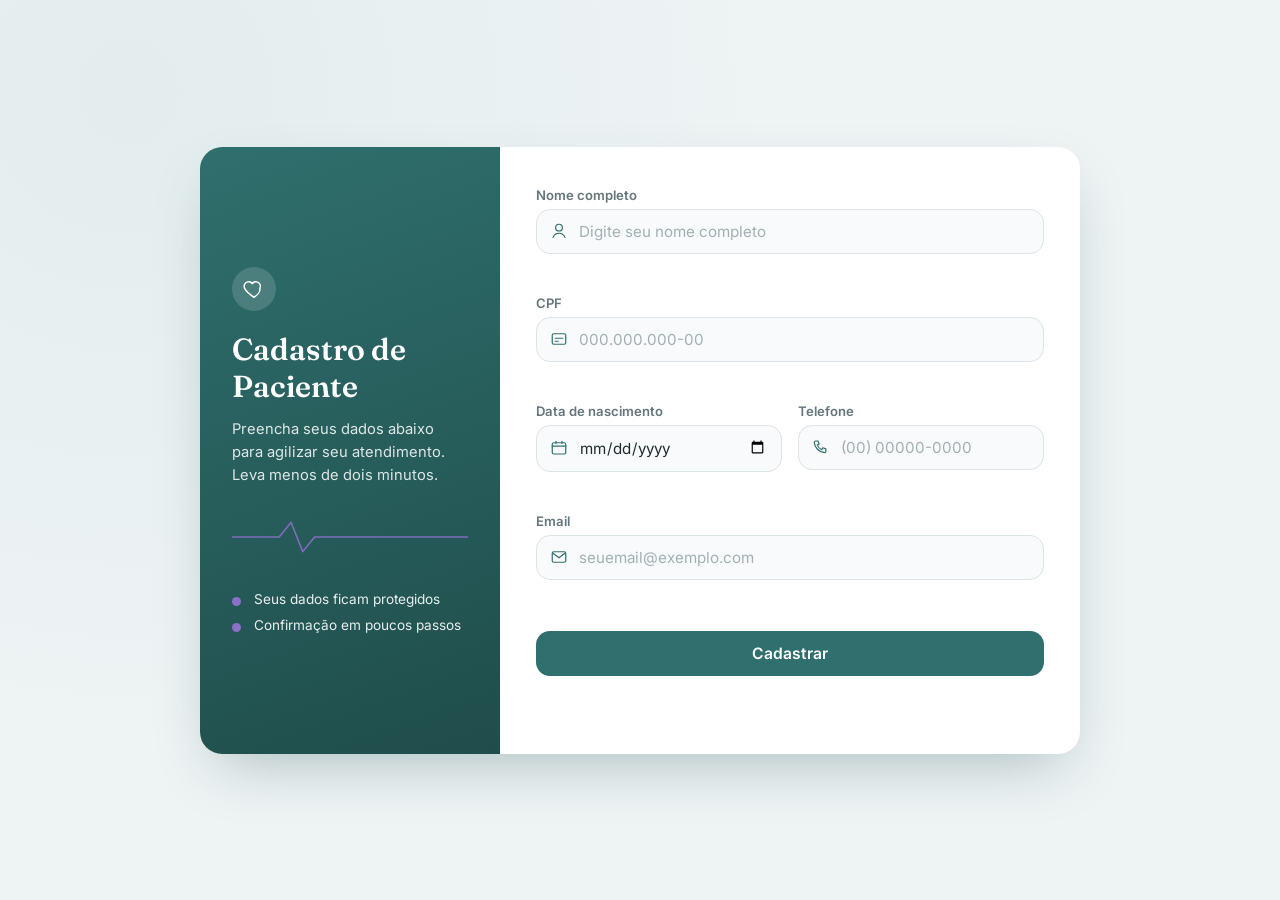
<file: index.html>
<!DOCTYPE html>
<html lang="pt-br">
  <head>
    <meta charset="UTF-8" />
    <meta name="viewport" content="width=device-width, initial-scale=1.0" />
    <title>Cadastro de Paciente</title>
    <link rel="preconnect" href="https://fonts.googleapis.com" />
    <link rel="preconnect" href="https://fonts.gstatic.com" crossorigin />
    <link
      href="https://fonts.googleapis.com/css2?family=Fraunces:opsz,wght@9..144,500;9..144,600&family=Inter:wght@400;500;600;700&display=swap"
      rel="stylesheet"
    />
    <link rel="stylesheet" href="cadastro.css" />
  </head>
  <body>
    <div class="pagina">
      <div class="cartao">
        <!-- Painel lateral com identidade visual da clínica -->
        <aside class="painel" aria-hidden="true">
          <div class="painel-conteudo">
            <span class="selo">
              <svg width="22" height="22" viewBox="0 0 24 24" fill="none" xmlns="http://www.w3.org/2000/svg">
                <path
                  d="M12 21s-7.5-4.6-10.1-9.3C.4 8.6 1.7 5 5.1 4.2c2-.5 4 .3 5 2 .9-1.7 3-2.5 5-2 3.4.8 4.7 4.4 3.2 7.5C19.5 16.4 12 21 12 21z"
                  stroke="currentColor" stroke-width="1.6" stroke-linejoin="round"
                />
              </svg>
            </span>
            <h1>Cadastro de<br />Paciente</h1>
            <p class="painel-texto">
              Preencha seus dados abaixo para agilizar seu atendimento.
              Leva menos de dois minutos.
            </p>

            <svg class="linha-vital" viewBox="0 0 300 60" preserveAspectRatio="none" aria-hidden="true">
              <polyline
                points="0,30 60,30 75,10 90,50 105,30 300,30"
                fill="none"
                stroke="currentColor"
                stroke-width="2"
                stroke-linecap="round"
                stroke-linejoin="round"
              />
            </svg>

            <ul class="painel-lista">
              <li>Seus dados ficam protegidos</li>
              <li>Confirmação em poucos passos</li>
            </ul>
          </div>
        </aside>

        <!-- Formulário -->
        <main class="formulario-area">
          <form id="formCadastro" novalidate>
            <div class="campo">
              <label for="nome">Nome completo</label>
              <div class="campo-input">
                <svg class="icone" width="18" height="18" viewBox="0 0 24 24" fill="none">
                  <path d="M12 12a4.5 4.5 0 1 0 0-9 4.5 4.5 0 0 0 0 9Z" stroke="currentColor" stroke-width="1.6" />
                  <path d="M4 20.5c1.6-3.7 4.7-5.5 8-5.5s6.4 1.8 8 5.5" stroke="currentColor" stroke-width="1.6" stroke-linecap="round" />
                </svg>
                <input type="text" id="nome" name="nome" maxlength="100" placeholder="Digite seu nome completo" required />
              </div>
              <span class="erro" id="erro-nome" role="alert"></span>
            </div>

            <div class="campo">
              <label for="cpf">CPF</label>
              <div class="campo-input">
                <svg class="icone" width="18" height="18" viewBox="0 0 24 24" fill="none">
                  <rect x="3" y="5" width="18" height="14" rx="2" stroke="currentColor" stroke-width="1.6" />
                  <path d="M7 15h4M7 11h10" stroke="currentColor" stroke-width="1.6" stroke-linecap="round" />
                </svg>
                <input type="text" id="cpf" name="cpf" placeholder="000.000.000-00" inputmode="numeric" maxlength="14" required />
              </div>
              <span class="erro" id="erro-cpf" role="alert"></span>
            </div>

            <div class="campo-linha">
              <div class="campo">
                <label for="dataNascimento">Data de nascimento</label>
                <div class="campo-input">
                  <svg class="icone" width="18" height="18" viewBox="0 0 24 24" fill="none">
                    <rect x="3" y="5" width="18" height="15" rx="2" stroke="currentColor" stroke-width="1.6" />
                    <path d="M3 9.5h18M8 3v3M16 3v3" stroke="currentColor" stroke-width="1.6" stroke-linecap="round" />
                  </svg>
                  <input type="date" id="dataNascimento" name="dataNascimento" required />
                </div>
                <span class="erro" id="erro-dataNascimento" role="alert"></span>
              </div>

              <div class="campo">
                <label for="telefone">Telefone</label>
                <div class="campo-input">
                  <svg class="icone" width="18" height="18" viewBox="0 0 24 24" fill="none">
                    <path
                      d="M5 4h3l1.5 4L7 9.5a11 11 0 0 0 6 6L14.5 13l4 1.5v3c0 1.1-.9 2-2 2A15 15 0 0 1 3 5.5C3 4.9 3.9 4 5 4Z"
                      stroke="currentColor" stroke-width="1.6" stroke-linejoin="round"
                    />
                  </svg>
                  <input type="tel" id="telefone" name="telefone" placeholder="(00) 00000-0000" inputmode="numeric" maxlength="15" required />
                </div>
                <span class="erro" id="erro-telefone" role="alert"></span>
              </div>
            </div>

            <div class="campo">
              <label for="email">Email</label>
              <div class="campo-input">
                <svg class="icone" width="18" height="18" viewBox="0 0 24 24" fill="none">
                  <rect x="3" y="5" width="18" height="14" rx="2" stroke="currentColor" stroke-width="1.6" />
                  <path d="m4 7 8 6 8-6" stroke="currentColor" stroke-width="1.6" stroke-linecap="round" stroke-linejoin="round" />
                </svg>
                <input type="email" id="email" name="email" placeholder="seuemail@exemplo.com" required />
              </div>
              <span class="erro" id="erro-email" role="alert"></span>
            </div>

            <button type="submit" class="botao-enviar">Cadastrar</button>

            <p class="mensagem-sucesso" id="mensagemSucesso" role="status"></p>
          </form>
        </main>
      </div>
    </div>

    <script src="cadastro.js"></script>
  </body>
</html>
</file>
<file: cadastro.css>
/* ---------- Tokens ---------- */
:root {
  --bg: #eef3f4;
  --surface: #ffffff;
  --primary: #2f6f6d;
  --primary-dark: #1f4d4b;
  --primary-light: #dceceb;
  --accent: #8b6fc9;
  --text: #1e2a2c;
  --text-muted: #64767b;
  --border: #dbe4e6;
  --error: #c0392b;
  --success: #2e7d62;
  --radius: 14px;
}

* {
  box-sizing: border-box;
}

body {
  margin: 0;
  min-height: 100vh;
  display: flex;
  align-items: center;
  justify-content: center;
  padding: 32px 16px;
  background: var(--bg);
  background-image: radial-gradient(circle at 10% 10%, #e3edee 0%, var(--bg) 45%);
  font-family: "Inter", Arial, sans-serif;
  color: var(--text);
}

.pagina {
  width: 100%;
  display: flex;
  justify-content: center;
}

.cartao {
  width: 100%;
  max-width: 880px;
  display: grid;
  grid-template-columns: 300px 1fr;
  background: var(--surface);
  border-radius: 22px;
  overflow: hidden;
  box-shadow: 0 24px 60px -20px rgba(31, 77, 75, 0.35);
}

/* ---------- Painel lateral ---------- */
.painel {
  background: linear-gradient(160deg, var(--primary) 0%, var(--primary-dark) 100%);
  color: #fff;
  padding: 40px 32px;
  display: flex;
  align-items: center;
}

.painel-conteudo {
  width: 100%;
}

.selo {
  display: inline-flex;
  align-items: center;
  justify-content: center;
  width: 44px;
  height: 44px;
  border-radius: 50%;
  background: rgba(255, 255, 255, 0.15);
  margin-bottom: 20px;
}

.painel h1 {
  font-family: "Fraunces", Georgia, serif;
  font-weight: 600;
  font-size: 1.9rem;
  line-height: 1.2;
  margin: 0 0 14px;
}

.painel-texto {
  font-size: 0.92rem;
  line-height: 1.55;
  color: rgba(255, 255, 255, 0.85);
  margin: 0 0 28px;
}

.linha-vital {
  width: 100%;
  height: 44px;
  color: var(--accent);
  opacity: 0.9;
  margin-bottom: 28px;
}

.painel-lista {
  list-style: none;
  padding: 0;
  margin: 0;
  display: flex;
  flex-direction: column;
  gap: 10px;
}

.painel-lista li {
  font-size: 0.85rem;
  color: rgba(255, 255, 255, 0.9);
  padding-left: 22px;
  position: relative;
}

.painel-lista li::before {
  content: "";
  position: absolute;
  left: 0;
  top: 6px;
  width: 9px;
  height: 9px;
  border-radius: 50%;
  background: var(--accent);
}

/* ---------- Área do formulário ---------- */
.formulario-area {
  padding: 40px 36px;
}

form {
  display: flex;
  flex-direction: column;
  gap: 4px;
}

.campo-linha {
  display: grid;
  grid-template-columns: 1fr 1fr;
  gap: 16px;
}

.campo {
  margin-bottom: 16px;
}

label {
  display: block;
  font-size: 0.82rem;
  font-weight: 600;
  color: var(--text-muted);
  margin-bottom: 6px;
}

.campo-input {
  position: relative;
  display: flex;
  align-items: center;
}

.icone {
  position: absolute;
  left: 14px;
  color: var(--primary);
  pointer-events: none;
}

input {
  width: 100%;
  padding: 12px 14px 12px 42px;
  font-family: "Inter", Arial, sans-serif;
  font-size: 0.95rem;
  color: var(--text);
  background: #f8fafb;
  border: 1.5px solid var(--border);
  border-radius: var(--radius);
  outline: none;
  transition: border-color 0.15s ease, box-shadow 0.15s ease, background 0.15s ease;
}

input::placeholder {
  color: #a3b0b3;
}

input:hover {
  border-color: #c3d3d5;
}

input:focus {
  border-color: var(--primary);
  background: #fff;
  box-shadow: 0 0 0 4px var(--primary-light);
}

input[aria-invalid="true"] {
  border-color: var(--error);
}

input[aria-invalid="true"]:focus {
  box-shadow: 0 0 0 4px rgba(192, 57, 43, 0.15);
}

.erro {
  display: block;
  min-height: 16px;
  margin-top: 5px;
  font-size: 0.78rem;
  color: var(--error);
}

.botao-enviar {
  margin-top: 10px;
  width: 100%;
  padding: 13px 15px;
  font-family: "Inter", Arial, sans-serif;
  font-size: 0.98rem;
  font-weight: 600;
  color: #fff;
  background: var(--primary);
  border: none;
  border-radius: var(--radius);
  cursor: pointer;
  transition: background 0.15s ease, transform 0.1s ease;
}

.botao-enviar:hover {
  background: var(--primary-dark);
}

.botao-enviar:active {
  transform: translateY(1px);
}

.botao-enviar:focus-visible,
input:focus-visible {
  outline: 3px solid var(--accent);
  outline-offset: 2px;
}

.mensagem-sucesso {
  min-height: 20px;
  margin: 14px 0 0;
  font-size: 0.88rem;
  font-weight: 600;
  color: var(--success);
  text-align: center;
}

/* ---------- Responsivo ---------- */
@media (max-width: 720px) {
  .cartao {
    grid-template-columns: 1fr;
    max-width: 440px;
  }

  .painel {
    padding: 28px 28px 24px;
  }

  .linha-vital {
    display: none;
  }

  .formulario-area {
    padding: 28px 24px 32px;
  }

  .campo-linha {
    grid-template-columns: 1fr;
    gap: 0;
  }
}

@media (prefers-reduced-motion: reduce) {
  * {
    transition: none !important;
  }
}
</file>
